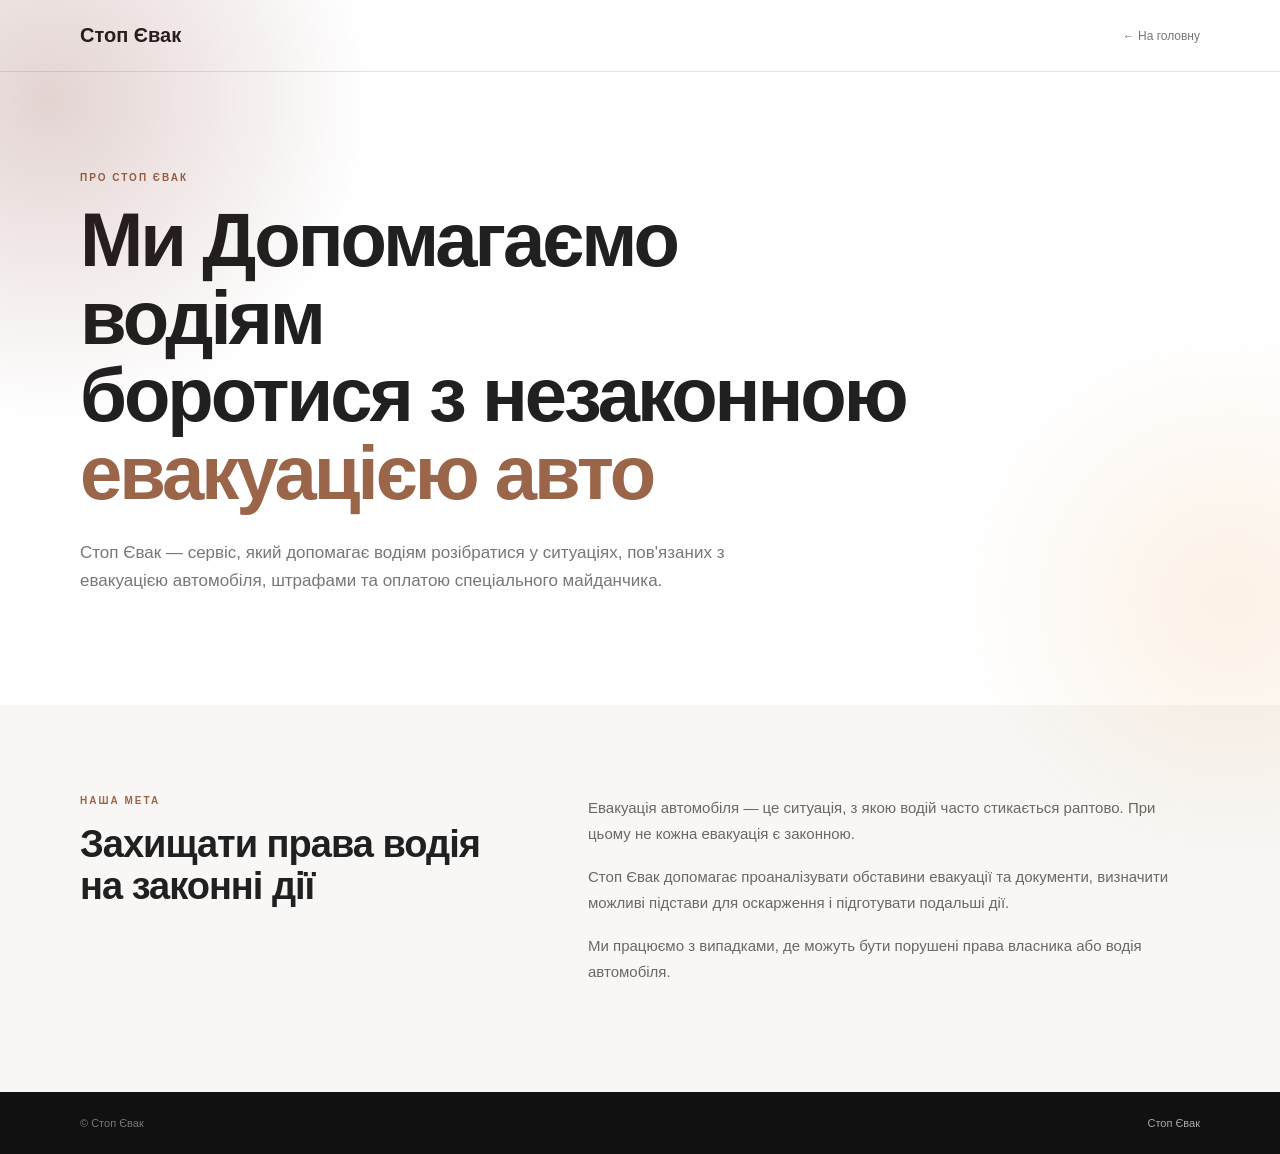
<file: index3.html>
<!DOCTYPE html>
<html lang="uk">

<head>

    <meta charset="UTF-8">

    <meta
        name="viewport"
        content="width=device-width, initial-scale=1.0"
    >

    <title>
        Про Стоп Євак — захист від незаконної евакуації авто
    </title>

    <meta
        name="description"
        content="Стоп Євак допомагає водіям оскаржувати незаконну евакуацію автомобілів, штрафи та витрати на евакуацію і зберігання."
    >

    <link
        rel="stylesheet"
        href="css/style.css"
    >

</head>


<body>


<!-- =========================
     HEADER
========================= -->

<header class="about-header">

    <div class="about-container">

        <a
            href="index.html"
            class="about-logo"
        >
            Стоп Євак
        </a>


        <a
            href="index.html"
            class="about-back"
        >
            ← На головну
        </a>

    </div>

</header>



<!-- =========================
     HERO
========================= -->

<section class="about-hero">

    <div class="about-container">

        <span class="about-label">
            ПРО СТОП ЄВАК
        </span>


        <h1>
            Ми Допомагаємо водіям
            <br>
            боротися з незаконною
            <span>евакуацією авто</span>
        </h1>


        <p class="about-lead">

            Стоп Євак — сервіс, який допомагає водіям
            розібратися у ситуаціях, пов'язаних
            з евакуацією автомобіля, штрафами
            та оплатою спеціального майданчика.

        </p>

    </div>

</section>



<!-- =========================
     ABOUT
========================= -->

<section class="about-section">

    <div class="about-container">

        <div class="about-grid">


            <div>

                <span class="about-label">
                    НАША МЕТА
                </span>

                <h2>
                    Захищати права водія
                    на законні дії
                </h2>

            </div>


            <div class="about-text">

                <p>
                    Евакуація автомобіля — це ситуація,
                    з якою водій часто стикається раптово.
                    При цьому не кожна евакуація є законною.
                </p>


                <p>
                    Стоп Євак допомагає проаналізувати
                    обставини евакуації та документи,
                    визначити можливі підстави для оскарження
                    і підготувати подальші дії.
                </p>


                <p>
                    Ми працюємо з випадками, де можуть бути
                    порушені права власника або водія
                    автомобіля.
                </p>

            </div>

        </div>

    </div>

</section>





<!-- =========================
     FOOTER
========================= -->

<footer class="about-footer">

    <div class="about-container">

        <span>
            © Стоп Євак
        </span>

        <a href="index.html">
            Стоп Євак
        </a>

    </div>

</footer>



<style>

* {
    box-sizing: border-box;
}

body {
    margin: 0;
    font-family: Arial, sans-serif;
    color: #202020;
    background: #f8f7f5;
}

.about-container {
    width: min(1120px, calc(100% - 40px));
    margin: 0 auto;
}


/* HEADER */

.about-header {
    padding: 24px 0;
    border-bottom: 1px solid #e7e3de;
    background: #fff;
}

.about-header .about-container {
    display: flex;
    align-items: center;
    justify-content: space-between;
}

.about-logo {
    color: #202020;
    text-decoration: none;
    font-size: 20px;
    font-weight: 800;
}

.about-back {
    color: #777;
    text-decoration: none;
    font-size: 12px;
}


/* HERO */

.about-hero {
    padding: 100px 0 110px;
    background: #fff;
}

.about-label {
    display: block;
    margin-bottom: 18px;
    color: #9a6548;
    font-size: 10px;
    font-weight: 800;
    letter-spacing: 2px;
}

.about-hero h1 {
    max-width: 850px;
    margin: 0;
    font-size: clamp(42px, 6vw, 76px);
    line-height: 1.02;
    letter-spacing: -3px;
}

.about-hero h1 span {
    color: #9a6548;
}

.about-lead {
    max-width: 650px;
    margin: 28px 0 0;
    color: #777;
    font-size: 17px;
    line-height: 1.65;
}


/* ABOUT */

.about-section {
    padding: 90px 0;
}

.about-grid {
    display: grid;
    grid-template-columns: 0.8fr 1.2fr;
    gap: 100px;
}

.about-grid h2,
.about-services h2 {
    margin: 0;
    font-size: 38px;
    line-height: 1.1;
    letter-spacing: -1px;
}

.about-text {
    color: #686868;
    font-size: 15px;
    line-height: 1.7;
}

.about-text p {
    margin: 0 0 18px;
}


/* SERVICES */

.about-services {
    padding: 90px 0;
    background: #eeece8;
}

.about-services-header {
    max-width: 600px;
    margin-bottom: 45px;
}

.about-cards {
    display: grid;
    grid-template-columns: repeat(4, 1fr);
    gap: 14px;
}

.about-card {
    min-height: 250px;
    padding: 25px;
    border: 1px solid #dedbd5;
    border-radius: 16px;
    background: #fff;
}

.about-card-number {
    display: block;
    margin-bottom: 55px;
    color: #9a6548;
    font-size: 11px;
    font-weight: 800;
}

.about-card h3 {
    margin: 0 0 10px;
    font-size: 18px;
}

.about-card p {
    margin: 0;
    color: #777;
    font-size: 12px;
    line-height: 1.55;
}


/* DARK */

.about-dark {
    padding: 100px 0;
    background: #171614;
    color: #fff;
}

.about-dark-content {
    max-width: 700px;
}

.about-dark h2 {
    margin: 0;
    font-size: clamp(38px, 5vw, 62px);
    line-height: 1.05;
    letter-spacing: -2px;
}

.about-dark p {
    max-width: 560px;
    margin: 25px 0 30px;
    color: #aaa;
    font-size: 15px;
    line-height: 1.6;
}

.about-button {
    display: inline-flex;
    align-items: center;
    gap: 20px;
    padding: 15px 20px;
    border-radius: 9px;
    background: #9a6548;
    color: #fff;
    text-decoration: none;
    font-size: 12px;
    font-weight: 700;
}

.about-button span {
    font-size: 18px;
}


/* FOOTER */

.about-footer {
    padding: 25px 0;
    background: #111;
    color: #777;
    font-size: 11px;
}

.about-footer .about-container {
    display: flex;
    justify-content: space-between;
}

.about-footer a {
    color: #aaa;
    text-decoration: none;
}


/* MOBILE */

@media (max-width: 800px) {

    .about-hero {
        padding: 70px 0 80px;
    }

    .about-hero h1 {
        font-size: 43px;
        letter-spacing: -2px;
    }

    .about-lead {
        font-size: 15px;
    }

    .about-grid {
        grid-template-columns: 1fr;
        gap: 35px;
    }

    .about-grid h2,
    .about-services h2 {
        font-size: 32px;
    }

    .about-cards {
        grid-template-columns: 1fr 1fr;
    }

}

@media (max-width: 520px) {

    .about-container {
        width: min(100% - 30px, 1120px);
    }

    .about-cards {
        grid-template-columns: 1fr;
    }

    .about-card {
        min-height: auto;
    }

    .about-card-number {
        margin-bottom: 35px;
    }

    .about-dark {
        padding: 70px 0;
    }

}

</style>


</body>
</html>
</file>
<file: css/style.css>
* {
  margin: 0;
  padding: 0;
  box-sizing: border-box;
}

html {
  scroll-behavior: smooth;
}

body {
  font-family: Inter, Arial, sans-serif;
  background: #08090c;
  color: #fff;
  overflow-x: hidden;
}

a {
  color: inherit;
  text-decoration: none;
}

button,
input,
textarea {
  font-family: inherit;
}

body::before {
  content: "";
  position: fixed;
  width: 700px;
  height: 700px;
  left: -300px;
  top: -250px;
  background: radial-gradient(circle, rgba(100, 15, 5, 0.18), transparent 65%);
  pointer-events: none;
  z-index: 0;
}

body::after {
  content: "";
  position: fixed;
  width: 600px;
  height: 600px;
  right: -250px;
  top: 300px;
  background: radial-gradient(circle, rgba(223, 119, 8, 0.1), transparent 65%);
  pointer-events: none;
  z-index: 0;
}

/* =========================================================
   GLOBAL
========================================================= */

.container {
  width: min(1180px, calc(100% - 40px));
  margin: 0 auto;
}

.section {
  padding: 120px 0;
}

.section-label {
  margin-bottom: 16px;

  color: #ff5a3d;

  font-size: 12px;
  font-weight: 800;

  letter-spacing: 2px;
  text-transform: uppercase;
}

.section-heading {
  max-width: 760px;
  margin-bottom: 55px;
}

.section-heading h2 {
  margin-bottom: 20px;

  font-size: clamp(38px, 5vw, 62px);
  line-height: 0.98;

  letter-spacing: -3px;
}

.section-heading h2 span {
  color: #ff5b40;
}

.section-heading p {
  max-width: 600px;

  color: #888d96;

  font-size: 17px;
  line-height: 1.7;
}

/* =========================================================
   HEADER
========================================================= */

.header {
  position: relative;
  z-index: 1;

  top: 0;
  left: 0;

  width: 100%;

  border-bottom: 1px solid rgba(255, 255, 255, 0.07);

  background: rgba(7, 8, 10, 0.72);

  backdrop-filter: blur(22px);
  -webkit-backdrop-filter: blur(22px);
}

.header-inner {
  height: 76px;

  display: flex;
  align-items: center;
  justify-content: space-between;
}

.logo {
  font-size: 22px;
  font-weight: 950;

  letter-spacing: -1px;
}

.logo span {
  color: #ff5b40;
}

.navigation {
  display: flex;
  align-items: center;
  gap: 34px;
}

.navigation a {
  color: #9da1a9;

  font-size: 14px;
  font-weight: 600;

  transition: color 0.2s ease;
}

.navigation a:hover {
  color: #ffffff;
}

.header-button {
  padding: 11px 18px;

  border: 1px solid rgba(255, 255, 255, 0.12);
  border-radius: 30px;

  background: rgba(255, 255, 255, 0.06);

  font-size: 13px;
  font-weight: 800;

  transition:
    background 0.2s ease,
    transform 0.2s ease;
}

.header-button:hover {
  background: #ffffff;
  color: #08090b;

  transform: translateY(-2px);
}

/* =========================================================
   HERO
========================================================= */

.hero {
  position: relative;

  min-height: 850px;

  display: flex;
  align-items: center;

  overflow: hidden;
}

/* Background photo */

.hero-image {
  position: absolute;

  inset: 0;

  z-index: -3;

  background-image: url("../Images/evacuation.jpg");

  background-size: cover;
  background-position: center;
}

/* Dark overlays */

.hero-overlay {
  position: absolute;

  inset: 0;

  z-index: -2;

  background: linear-gradient(
    90deg,
    rgba(5, 6, 8, 0.98) 0%,
    rgba(5, 6, 8, 0.91) 35%,
    rgba(5, 6, 8, 0.62) 68%,
    rgba(5, 6, 8, 0.45) 100%
  );
}

/* Bottom fade */

.hero::after {
  content: "";

  position: absolute;

  left: 0;
  right: 0;
  bottom: 0;

  height: 180px;

  z-index: -1;

  background: linear-gradient(transparent, #08090b);
}

/* Hero content */

.hero-container {
  position: relative;

  min-height: 850px;

  display: flex;
  align-items: center;
  transform: translateY(-20px);
  
}

.hero-content {
  max-width: 720px;

  padding-top: 20px;
}

/* Label */

.hero-label {
  width: fit-content;

  display: flex;
  align-items: center;
  gap: 9px;

  margin-bottom: 25px;
  padding: 8px 13px;

  border: 1px solid rgba(255, 255, 255, 0.12);
  border-radius: 30px;

  background: rgba(0, 0, 0, 0.28);

  color: #c3c6cc;

  font-size: 12px;
  font-weight: 700;

  backdrop-filter: blur(10px);
}

.status-dot {
  width: 7px;
  height: 7px;

  border-radius: 50%;

  background: #ff5b40;

  box-shadow:
    0 0 0 4px rgba(255, 91, 64, 0.12),
    0 0 18px rgba(255, 91, 64, 0.8);
}

/* H1 */

.hero h1 {
  margin-bottom: 27px;

  font-size: clamp(54px, 7vw, 88px);

  line-height: 0.91;

  letter-spacing: -5px;

  font-weight: 850;
}

.hero h1 strong {
  color: #ff5b40;
  font-weight: 850;
}

/* Description */

.hero-description {
  max-width: 650px;

  margin-bottom: 34px;

  color: #b1b4ba;

  font-size: 18px;
  line-height: 1.65;
}

/* Buttons */

.hero-buttons {
  display: flex;
  align-items: center;
  flex-wrap: wrap;

  gap: 12px;

  margin-bottom: 22px;
}

.button {
  min-height: 52px;

  display: inline-flex;
  align-items: center;
  justify-content: center;
  gap: 13px;

  padding: 0 22px;

  border-radius: 11px;

  font-size: 14px;
  font-weight: 800;

  cursor: pointer;

  transition:
    transform 0.2s ease,
    box-shadow 0.2s ease,
    background 0.2s ease;
}

.button-primary {
  border: 1px solid #ff5b40;

  background: #ff5b40;
  color: #ffffff;

  box-shadow: 0 15px 45px rgba(255, 91, 64, 0.22);
}

.button-primary:hover {
  transform: translateY(-3px);

  box-shadow: 0 20px 55px rgba(255, 91, 64, 0.32);
}

.button-outline {
  border: 1px solid rgba(255, 255, 255, 0.17);

  background: rgba(255, 255, 255, 0.05);

  color: #ffffff;

  backdrop-filter: blur(10px);
}

.button-outline:hover {
  background: rgba(255, 255, 255, 0.1);

  transform: translateY(-3px);
}

/* Hero note */

.hero-note {
  display: flex;
  align-items: center;
  gap: 8px;

  color: #7f848d;

  font-size: 12px;
}

.hero-note span {
  color: #ff5b40;

  font-size: 14px;
}

/* Floating card */

.hero-card {
  position: absolute;

  right: 0;
  bottom: 125px;

  width: 330px;

  display: flex;
  align-items: center;
  gap: 14px;

  padding: 17px;

  border: 1px solid rgba(255, 255, 255, 0.13);
  border-radius: 16px;

  background: rgba(12, 13, 16, 0.72);

  box-shadow: 0 25px 70px rgba(0, 0, 0, 0.4);

  backdrop-filter: blur(20px);

  animation: heroCardFloat 5s ease-in-out infinite;
}

.hero-card-icon {
  width: 45px;
  height: 45px;

  flex: 0 0 45px;

  display: flex;
  align-items: center;
  justify-content: center;

  border-radius: 12px;

  background: rgba(255, 91, 64, 0.12);

  color: #ff674e;

  font-size: 22px;
}

.hero-card strong {
  display: block;

  margin-bottom: 4px;

  font-size: 13px;
}

.hero-card span {
  color: #7f848d;

  font-size: 11px;
}

/* =========================================================
   QUICK INFO
========================================================= */

.quick-info {
  position: relative;

  border-top: 1px solid rgba(255, 255, 255, 0.07);
  border-bottom: 1px solid rgba(255, 255, 255, 0.07);

  background: #0c0e11;
}

.quick-grid {
  display: grid;

  grid-template-columns: repeat(4, 1fr);
}

.quick-item {
  min-height: 100px;

  display: flex;
  align-items: center;
  gap: 15px;

  padding: 20px;

  border-right: 1px solid rgba(255, 255, 255, 0.07);
}

.quick-item:last-child {
  border-right: 0;
}

.quick-icon {
  width: 39px;
  height: 39px;

  flex: 0 0 39px;

  display: flex;
  align-items: center;
  justify-content: center;

  border: 1px solid rgba(255, 91, 64, 0.25);
  border-radius: 10px;

  color: #ff6248;

  font-size: 10px;
  font-weight: 900;
}

.quick-item strong {
  display: block;

  margin-bottom: 4px;

  font-size: 13px;
}

.quick-item small {
  color: #6e737c;

  font-size: 11px;
}

/* =========================================================
   INTRO
========================================================= */

.intro {
  background: #08090b;
}

.intro-grid {
  display: grid;

  grid-template-columns: 1fr 0.85fr;

  gap: 90px;

  align-items: center;
}

.intro h2 {
  max-width: 650px;

  font-size: clamp(38px, 5vw, 61px);

  line-height: 0.98;

  letter-spacing: -3px;
}

.intro h2 span {
  color: #777c84;
}

.intro-text {
  color: #92969e;

  font-size: 16px;
  line-height: 1.75;
}

.intro-text p + p {
  margin-top: 20px;
}

/* =========================================================
   GROUNDS
========================================================= */

.grounds {
  background: #0c0e11;
}

.grounds-grid {
  display: grid;

  grid-template-columns: repeat(2, 1fr);

  gap: 16px;
}

.ground-card {
  position: relative;

  min-height: 330px;

  padding: 31px;

  overflow: hidden;

  border: 1px solid rgba(255, 255, 255, 0.07);
  border-radius: 20px;

  background: linear-gradient(
    145deg,
    rgba(255, 255, 255, 0.055),
    rgba(255, 255, 255, 0.015)
  );

  transition:
    transform 0.3s ease,
    border-color 0.3s ease;
}

.ground-card:hover {
  transform: translateY(-5px);

  border-color: rgba(255, 91, 64, 0.3);
}

/* Decorative glow */

.ground-card::after {
  content: "";

  position: absolute;

  width: 160px;
  height: 160px;

  right: -80px;
  top: -80px;

  border-radius: 50%;

  background: rgba(255, 91, 64, 0.08);

  filter: blur(25px);

  pointer-events: none;
}

.ground-number {
  position: absolute;

  right: 28px;
  top: 27px;

  color: rgba(255, 255, 255, 0.13);

  font-size: 12px;
  font-weight: 900;
}

.ground-icon {
  width: 50px;
  height: 50px;

  display: flex;
  align-items: center;
  justify-content: center;

  margin-bottom: 23px;

  border-radius: 13px;

  background: rgba(255, 91, 64, 0.1);

  font-size: 21px;
}

.ground-card h3 {
  max-width: 430px;

  margin-bottom: 13px;

  font-size: 20px;
  line-height: 1.25;
}

.ground-card p {
  color: #8d929b;

  font-size: 14px;
  line-height: 1.65;
}

.ground-law {
  margin-top: 22px;
  padding-top: 14px;

  border-top: 1px solid rgba(255, 255, 255, 0.06);

  color: #60656e;

  font-size: 10px;
  font-weight: 700;

  text-transform: uppercase;

  letter-spacing: 0.5px;
}

/* =========================================================
   DARK CTA
========================================================= */

.dark-cta {
  padding: 80px 0;

  background: #08090b;
}

.dark-cta-inner {
  min-height: 240px;

  display: flex;
  align-items: center;
  justify-content: space-between;

  gap: 40px;

  padding: 50px 55px;

  border: 1px solid rgba(255, 255, 255, 0.08);
  border-radius: 24px;

  background:
    radial-gradient(
      circle at 90% 50%,
      rgba(255, 91, 64, 0.14),
      transparent 35%
    ),
    #111317;
}

.dark-cta h2 {
  max-width: 700px;

  font-size: clamp(32px, 4vw, 52px);

  line-height: 1;

  letter-spacing: -2.5px;
}

.dark-cta h2 span {
  color: #ff5b40;
}

/* =========================================================
   PROCESS
========================================================= */

.process-section {
  background: #08090b;
}

.process-grid {
  display: grid;

  grid-template-columns: repeat(4, 1fr);

  gap: 14px;
}

.process-card {
  min-height: 250px;

  padding: 27px;

  border: 1px solid rgba(255, 255, 255, 0.07);
  border-radius: 17px;

  background: rgba(255, 255, 255, 0.025);
}

.process-card > span {
  display: block;

  margin-bottom: 50px;

  color: #ff5b40;

  font-size: 12px;
  font-weight: 900;
}

.process-card h3 {
  margin-bottom: 11px;

  font-size: 18px;
}

.process-card p {
  color: #777c85;

  font-size: 13px;
  line-height: 1.6;
}

/* =========================================================
   DOCUMENTS
========================================================= */

.documents {
  padding: 110px 0;

  background: #0c0e11;

  border-top: 1px solid rgba(255, 255, 255, 0.05);
  border-bottom: 1px solid rgba(255, 255, 255, 0.05);
}

.documents-grid {
  display: grid;

  grid-template-columns: 1fr 0.8fr;

  gap: 100px;

  align-items: center;
}

.documents-content h2 {
  max-width: 650px;

  margin-bottom: 20px;

  font-size: clamp(37px, 4vw, 55px);

  line-height: 1;

  letter-spacing: -2.5px;
}

.documents-content p {
  max-width: 580px;

  color: #858a93;

  font-size: 15px;
  line-height: 1.7;
}

.documents-list {
  border-top: 1px solid rgba(255, 255, 255, 0.08);
}

.documents-list div {
  min-height: 58px;

  display: flex;
  align-items: center;
  gap: 14px;

  border-bottom: 1px solid rgba(255, 255, 255, 0.08);

  color: #b5b8bf;

  font-size: 14px;
}

.documents-list span {
  color: #ff5b40;

  font-weight: 900;
}

/* =========================================================
   FAQ
========================================================= */

.faq {
  background: #08090b;
}

.faq-list {
  max-width: 850px;
}

.faq details {
  border-top: 1px solid rgba(255, 255, 255, 0.09);
}

.faq details:last-child {
  border-bottom: 1px solid rgba(255, 255, 255, 0.09);
}

.faq summary {
  position: relative;

  padding: 25px 50px 25px 0;

  cursor: pointer;

  list-style: none;

  font-size: 16px;
  font-weight: 700;
}

.faq summary::-webkit-details-marker {
  display: none;
}

.faq summary::after {
  content: "+";

  position: absolute;

  right: 0;
  top: 21px;

  color: #ff5b40;

  font-size: 24px;
  font-weight: 400;

  transition: transform 0.2s ease;
}

.faq details[open] summary::after {
  transform: rotate(45deg);
}

.faq details p {
  max-width: 750px;

  padding: 0 0 25px;

  color: #858a93;

  font-size: 14px;
  line-height: 1.7;
}

/* =========================================================
   CONSULTATION
========================================================= */

.consultation {
  padding: 110px 0;

  background: #0c0e11;
}

.consultation-box {
  display: grid;

  grid-template-columns: 1fr 0.85fr;

  gap: 90px;

  align-items: center;

  padding: 65px;

  border: 1px solid rgba(255, 255, 255, 0.08);
  border-radius: 27px;

  background:
    radial-gradient(
      circle at 90% 10%,
      rgba(255, 91, 64, 0.13),
      transparent 30%
    ),
    #111317;
}

.consultation-content h2 {
  margin-bottom: 22px;

  font-size: clamp(42px, 5vw, 65px);

  line-height: 0.95;

  letter-spacing: -3px;
}

.consultation-content h2 span {
  color: #ff5b40;
}

.consultation-content p {
  max-width: 500px;

  color: #858a93;

  font-size: 15px;
  line-height: 1.7;
}

/* Form */

.consultation-form {
  display: flex;
  flex-direction: column;

  gap: 15px;
}

.consultation-form label {
  display: flex;
  flex-direction: column;
  gap: 8px;

  color: #999da5;

  font-size: 11px;
  font-weight: 700;
}

.consultation-form input,
.consultation-form textarea {
  width: 100%;

  border: 1px solid rgba(255, 255, 255, 0.09);
  border-radius: 10px;

  outline: none;

  background: #090a0d;

  color: #ffffff;

  padding: 14px 15px;

  font-size: 14px;

  transition:
    border-color 0.2s ease,
    background 0.2s ease;
}

.consultation-form input {
  height: 50px;
}

.consultation-form textarea {
  min-height: 105px;

  resize: vertical;
}

.consultation-form input::placeholder,
.consultation-form textarea::placeholder {
  color: #555a63;
}

.consultation-form input:focus,
.consultation-form textarea:focus {
  border-color: rgba(255, 91, 64, 0.65);

  background: #0b0d10;
}

.consultation-form button {
  width: 100%;

  border: 0;
}

.consultation-form small {
  color: #555a63;

  font-size: 10px;
  line-height: 1.5;

  text-align: center;
}

/* =========================================================
   FOOTER
========================================================= */

.footer {
  padding: 40px 0;

  background: #08090b;

  border-top: 1px solid rgba(255, 255, 255, 0.07);
}

.footer-inner {
  display: flex;
  align-items: center;
  justify-content: space-between;

  gap: 25px;
}

.footer p {
  color: #555a63;

  font-size: 11px;
}

.footer-inner > span {
  color: #555a63;

  font-size: 10px;
}

/* =========================================================
   ANIMATIONS
========================================================= */

@keyframes heroCardFloat {
  0%,
  100% {
    transform: translateY(0);
  }

  50% {
    transform: translateY(-9px);
  }
}

/* =========================================================
   TABLET
========================================================= */

@media (max-width: 900px) {
  .container {
    width: min(100% - 30px, 700px);
  }

  .navigation {
    display: none;
  }

  .hero {
    min-height: 800px;
  }

  .hero-container {
    min-height: 800px;
  }

  .hero-card {
    right: 20px;
    bottom: 80px;
  }

  .quick-grid {
    grid-template-columns: 1fr 1fr;
  }

  .quick-item:nth-child(2) {
    border-right: 0;
  }

  .quick-item:nth-child(3),
  .quick-item:nth-child(4) {
    border-top: 1px solid rgba(255, 255, 255, 0.07);
  }

  .intro-grid,
  .documents-grid {
    grid-template-columns: 1fr;

    gap: 45px;
  }

  .grounds-grid {
    grid-template-columns: 1fr;
  }

  .process-grid {
    grid-template-columns: 1fr 1fr;
  }

  .consultation-box {
    grid-template-columns: 1fr;

    gap: 45px;

    padding: 45px 35px;
  }
}

/* =========================================================
   MOBILE
========================================================= */

@media (max-width: 600px) {
  .container {
    width: calc(100% - 30px);
  }

  .section {
    padding: 80px 0;
  }

  /* Header */

  .header-inner {
    height: 66px;
  }

  .logo {
    font-size: 19px;
  }

  .header-button {
    padding: 9px 13px;

    font-size: 11px;
  }

  /* Hero */

  .hero {
    min-height: 760px;
  }

  .hero-container {
    min-height: 760px;

    align-items: flex-start;
  }

  .hero-content {
    padding-top: 145px;
  }

  .hero-image {
    background-position: 65% center;
  }

  .hero-overlay {
    background: linear-gradient(
      180deg,
      rgba(5, 6, 8, 0.86) 0%,
      rgba(5, 6, 8, 0.9) 55%,
      rgba(5, 6, 8, 0.97) 100%
    );
  }

  .hero h1 {
    font-size: 52px;

    letter-spacing: -3px;
  }

  .hero-description {
    font-size: 15px;
  }

  .hero-buttons {
    flex-direction: column;

    align-items: stretch;
  }

  .button {
    width: 100%;
  }

  .hero-card {
    right: auto;
    left: 0;
    bottom: 35px;

    width: 100%;
  }

  /* Quick */

  .quick-grid {
    grid-template-columns: 1fr;
  }

  .quick-item {
    border-right: 0;

    border-bottom: 1px solid rgba(255, 255, 255, 0.07);
  }

  .quick-item:last-child {
    border-bottom: 0;
  }

  .quick-item:nth-child(3),
  .quick-item:nth-child(4) {
    border-top: 0;
  }

  /* Intro */

  .intro h2 {
    font-size: 39px;

    letter-spacing: -2px;
  }

  /* Grounds */

  .section-heading {
    margin-bottom: 35px;
  }

  .section-heading h2 {
    font-size: 40px;

    letter-spacing: -2px;
  }

  .ground-card {
    min-height: auto;

    padding: 25px;
  }

  /* CTA */

  .dark-cta {
    padding: 55px 0;
  }

  .dark-cta-inner {
    flex-direction: column;
    align-items: flex-start;

    padding: 35px 25px;
  }

  .dark-cta .button {
    width: 100%;
  }

  /* Process */

  .process-grid {
    grid-template-columns: 1fr;
  }

  .process-card {
    min-height: auto;
  }

  .process-card > span {
    margin-bottom: 30px;
  }

  /* Documents */

  .documents {
    padding: 80px 0;
  }

  .documents-content h2 {
    font-size: 40px;

    letter-spacing: -2px;
  }

  /* Consultation */

  .consultation {
    padding: 70px 0;
  }

  .consultation-box {
    padding: 35px 22px;

    border-radius: 20px;
  }

  .consultation-content h2 {
    font-size: 45px;

    letter-spacing: -2.5px;
  }

  /* Footer */

  .footer-inner {
    flex-direction: column;

    text-align: center;
  }
}

/* =========================================
   CASE CHECK FORM
========================================= */

.case-form {
  position: absolute;
  right: 0;
  top: 50%;
  width: 420px;

  padding: 28px;

  border: 1px solid rgba(255, 255, 255, 0.12);
  border-radius: 22px;

  background: linear-gradient(
    145deg,
    rgba(16, 19, 24, 0.96),
    rgba(8, 10, 14, 0.94)
  );

  box-shadow: 0 30px 80px rgba(0, 0, 0, 0.55);

  backdrop-filter: blur(25px);
  -webkit-backdrop-filter: blur(25px);

  opacity: 0;
  visibility: hidden;
  transform: translateY(-45%) translateX(25px) scale(0.96);

  transition:
    opacity 0.35s ease,
    visibility 0.35s ease,
    transform 0.35s ease;

  z-index: 10;
}

/* OPEN */

.case-form.active {
  opacity: 1;
  visibility: visible;

  transform: translateY(-45%) translateX(0) scale(1);
}

/* HEADER */

.case-form-header {
  display: flex;
  justify-content: space-between;
  gap: 20px;

  margin-bottom: 24px;
}

.case-form-label {
  display: block;

  margin-bottom: 8px;

  color: #ff5b40;

  font-size: 10px;
  font-weight: 900;

  letter-spacing: 1.8px;
}

.case-form-header h3 {
  margin-bottom: 9px;

  font-size: 23px;
  line-height: 1.1;
}

.case-form-header p {
  max-width: 340px;

  color: #858b95;

  font-size: 12px;
  line-height: 1.55;
}

/* CLOSE */

.case-form-close {
  width: 32px;
  height: 32px;

  flex: 0 0 32px;

  border: 1px solid rgba(255, 255, 255, 0.1);
  border-radius: 50%;

  background: rgba(255, 255, 255, 0.04);

  color: #8d929b;

  font-size: 22px;
  line-height: 1;

  cursor: pointer;

  transition:
    background 0.2s ease,
    color 0.2s ease;
}

.case-form-close:hover {
  background: rgba(255, 91, 64, 0.12);
  color: #ff5b40;
}

/* FORM */

.case-check-form {
  display: flex;
  flex-direction: column;
  gap: 14px;
}

.case-form-row {
  display: grid;
  grid-template-columns: 1fr 1fr;
  gap: 12px;
}

.case-check-form label {
  display: flex;
  flex-direction: column;
  gap: 7px;

  color: #a3a8b1;

  font-size: 11px;
  font-weight: 700;
}

.case-check-form label > span {
  display: flex;
  align-items: center;
  gap: 5px;
}

.case-check-form label small {
  color: #555b65;
  font-size: 9px;
  font-weight: 500;
}

.case-check-form input[type="text"],
.case-check-form input[type="tel"] {
  width: 100%;
  height: 48px;

  padding: 0 14px;

  border: 1px solid rgba(255, 255, 255, 0.09);
  border-radius: 10px;

  outline: none;

  background: rgba(4, 6, 9, 0.7);

  color: #fff;

  font-size: 12px;

  transition:
    border-color 0.2s ease,
    background 0.2s ease;
}

.case-check-form input::placeholder {
  color: #4f555f;
}

.case-check-form input:focus {
  border-color: rgba(255, 91, 64, 0.55);

  background: rgba(7, 9, 13, 0.9);
}

/* FILE UPLOAD */

.file-upload {
  position: relative;

  min-height: 105px;

  border: 1px dashed rgba(255, 255, 255, 0.14);
  border-radius: 12px;

  background: rgba(255, 255, 255, 0.025);

  cursor: pointer;

  transition:
    border-color 0.2s ease,
    background 0.2s ease;
}

.file-upload:hover {
  border-color: rgba(255, 91, 64, 0.55);

  background: rgba(255, 91, 64, 0.035);
}

.file-upload input {
  position: absolute;

  inset: 0;

  width: 100%;
  height: 100%;

  opacity: 0;

  cursor: pointer;
}

.file-upload-content {
  min-height: 105px;

  display: flex;
  flex-direction: column;

  align-items: center;
  justify-content: center;

  text-align: center;

  pointer-events: none;
}

.file-icon {
  margin-bottom: 7px;

  color: #ff5b40;

  font-size: 19px;
}

.file-upload-content strong {
  margin-bottom: 3px;

  color: #d9dce1;

  font-size: 11px;
}

.file-upload-content span {
  color: #5f6570;

  font-size: 9px;
}

/* SELECTED FILES */

.selected-files {
  display: flex;
  flex-direction: column;
  gap: 5px;

  margin-top: 7px;
}

.selected-file {
  display: flex;
  align-items: center;
  gap: 7px;

  padding: 6px 8px;

  border-radius: 7px;

  background: rgba(255, 255, 255, 0.04);

  color: #858b94;

  font-size: 9px;
}

/* SUBMIT */

.case-submit {
  width: 100%;
  min-height: 50px;

  display: flex;
  align-items: center;
  justify-content: center;

  gap: 10px;

  margin-top: 3px;

  border: 1px solid #ff5b40;
  border-radius: 10px;

  background: #ff5b40;

  color: #fff;

  font-size: 12px;
  font-weight: 800;

  cursor: pointer;

  box-shadow: 0 12px 35px rgba(255, 91, 64, 0.18);

  transition:
    transform 0.2s ease,
    box-shadow 0.2s ease;
}

.case-submit:hover {
  transform: translateY(-2px);

  box-shadow: 0 18px 45px rgba(255, 91, 64, 0.3);
}

/* NOTE */

.case-form-note {
  display: flex;
  align-items: center;
  justify-content: center;

  gap: 6px;

  margin-top: 2px;

  color: #505661;

  font-size: 9px;
  line-height: 1.4;

  text-align: center;
}

/* =========================================
   MOBILE
========================================= */

@media (max-width: 900px) {
  .case-form {
    position: fixed;

    top: 50%;
    left: 50%;
    right: auto;

    width: min(calc(100% - 30px), 520px);

    max-height: calc(100vh - 30px);

    overflow-y: auto;

    transform: translate(-50%, -45%) scale(0.96);
  }

  .case-form.active {
    transform: translate(-50%, -50%) scale(1);
  }
}

@media (max-width: 600px) {
  .case-form {
    padding: 22px;

    border-radius: 18px;
  }

  .case-form-row {
    grid-template-columns: 1fr;
  }

  .case-form-header h3 {
    font-size: 20px;
  }
}

/* =========================================
   GROUNDS
========================================= */

.grounds {
  position: relative;
  padding: 120px 0;
  background: #0c0e11;
  overflow: hidden;
}

/* subtle background glow */

.grounds::before {
  content: "";
  position: absolute;

  width: 650px;
  height: 650px;

  left: -350px;
  top: 250px;

  background: radial-gradient(circle, rgba(255, 72, 40, 0.08), transparent 70%);

  pointer-events: none;
}

.grounds .container {
  position: relative;
  z-index: 1;
}

/* =========================================
   HEADING
========================================= */

.grounds .section-heading {
  max-width: 780px;
  margin-bottom: 55px;
}

.grounds .section-heading h2 span {
  display: block;
}

/* =========================================
   CARDS
========================================= */

.grounds-grid {
  display: grid;
  grid-template-columns: repeat(3, 1fr);
  gap: 16px;
}

.ground-card {
  position: relative;

  overflow: hidden;

  border: 1px solid rgba(255, 255, 255, 0.08);
  border-radius: 20px;

  background: #101318;

  transition:
    transform 0.3s ease,
    border-color 0.3s ease,
    box-shadow 0.3s ease;
}

.ground-card:hover {
  transform: translateY(-7px);

  border-color: rgba(255, 91, 64, 0.3);

  box-shadow: 0 25px 70px rgba(0, 0, 0, 0.35);
}

/* =========================================
   CARD IMAGE
========================================= */

.ground-image {
  position: relative;

  height: 190px;

  overflow: hidden;

  background: #08090c;
}

.ground-image img {
  width: 100%;
  height: 100%;

  display: block;

  object-fit: cover;

  filter: brightness(0.72) saturate(0.8);

  transition:
    transform 0.5s ease,
    filter 0.5s ease;
}

.ground-card:hover .ground-image img {
  transform: scale(1.05);

  filter: brightness(0.85) saturate(0.95);
}

.ground-image::after {
  content: "";

  position: absolute;

  inset: 0;

  background: linear-gradient(180deg, transparent 30%, rgba(5, 6, 8, 0.9) 100%);
}

/* number */

.ground-number {
  position: absolute;

  top: 17px;
  right: 17px;

  width: 42px;
  height: 42px;

  display: flex;
  align-items: center;
  justify-content: center;

  border: 1px solid rgba(255, 91, 64, 0.5);
  border-radius: 50%;

  background: rgba(8, 9, 12, 0.65);

  color: #ff6248;

  font-size: 11px;
  font-weight: 900;

  backdrop-filter: blur(10px);

  z-index: 2;
}

/* =========================================
   CARD CONTENT
========================================= */

.ground-content {
  padding: 27px;
}

.ground-icon {
  width: 44px;
  height: 44px;

  display: flex;
  align-items: center;
  justify-content: center;

  margin-bottom: 19px;

  border: 1px solid rgba(255, 91, 64, 0.2);
  border-radius: 12px;

  background: rgba(255, 91, 64, 0.08);

  color: #ff6248;

  font-size: 19px;
  font-weight: 800;
}

.ground-card h3 {
  margin-bottom: 13px;

  font-size: 20px;
  line-height: 1.25;
  letter-spacing: -0.5px;
}

.ground-card > .ground-content > p {
  min-height: 105px;

  color: #858a93;

  font-size: 13px;
  line-height: 1.7;
}

/* =========================================
   HIGHLIGHT
========================================= */

.ground-highlight {
  display: flex;
  gap: 9px;

  margin-top: 20px;
  padding-top: 17px;

  border-top: 1px solid rgba(255, 255, 255, 0.07);

  color: #777d86;

  font-size: 11px;
  line-height: 1.55;
}

.ground-highlight span {
  flex: 0 0 auto;

  color: #ff5b40;

  font-weight: 900;
}

/* =========================================
   BIG EVACUATION PHOTO
========================================= */

.evacuation-example {
  display: grid;

  grid-template-columns: 1.4fr 0.8fr;

  gap: 16px;

  margin-top: 16px;
}

/* photo */

.evacuation-photo {
  position: relative;

  min-height: 430px;

  overflow: hidden;

  border: 1px solid rgba(255, 255, 255, 0.08);
  border-radius: 22px;

  background: #08090c;
}

.evacuation-photo img {
  position: absolute;

  inset: 0;

  width: 100%;
  height: 100%;

  object-fit: cover;

  filter: brightness(0.65) saturate(0.8);

  transition: transform 0.5s ease;
}

.evacuation-photo:hover img {
  transform: scale(1.03);
}

.evacuation-photo-overlay {
  position: absolute;
  inset: 0;

  background: linear-gradient(
    to top,
    rgba(5, 6, 8, 0.92) 30%,
    rgba(1, 6, 16, 0.65) 80%,
    rgba(0, 4, 10, 0.15) 100%,
    rgba(0, 0, 0, 0) 100%
  );
}



.evacuation-photo-content {
  position: absolute;

  left: 35px;
  bottom: 35px;

  max-width: 520px;
}

.photo-label {
  display: inline-block;

  margin-bottom: 13px;
  padding: 7px 11px;

  border: 1px solid rgba(255, 91, 64, 0.25);
  border-radius: 20px;

  background: rgba(255, 91, 64, 0.1);

  color: #ff6248;

  font-size: 9px;
  font-weight: 900;

  letter-spacing: 1.5px;
}

.evacuation-photo-content h3 {
  margin-bottom: 12px;

  font-size: clamp(27px, 3vw, 42px);

  line-height: 1.03;

  letter-spacing: -1.5px;
}

.evacuation-photo-content p {
  max-width: 470px;

  color: #a1a6ae;

  font-size: 13px;
  line-height: 1.65;
}

/* =========================================
   SIDE INFO
========================================= */

.evacuation-side {
  padding: 34px;

  border: 1px solid rgba(255, 255, 255, 0.08);
  border-radius: 22px;

  background: linear-gradient(
    145deg,
    rgba(255, 255, 255, 0.045),
    rgba(255, 255, 255, 0.015)
  );
}

.evacuation-side h3 {
  margin: 15px 0 30px;

  font-size: 28px;
  line-height: 1.08;
  letter-spacing: -1px;
}

.evacuation-list {
  border-top: 1px solid rgba(255, 255, 255, 0.07);
}

.evacuation-list div {
  display: flex;
  align-items: center;
  gap: 14px;

  min-height: 67px;

  border-bottom: 1px solid rgba(255, 255, 255, 0.07);
}

.evacuation-list span {
  width: 32px;
  height: 32px;

  flex: 0 0 32px;

  display: flex;
  align-items: center;
  justify-content: center;

  border-radius: 50%;

  background: rgba(255, 91, 64, 0.09);

  color: #ff6248;

  font-size: 9px;
  font-weight: 900;
}

.evacuation-list p {
  color: #a1a6ae;

  font-size: 12px;
  line-height: 1.4;
}

/* =========================================
   BOTTOM CTA
========================================= */

.grounds-action {
  display: flex;
  align-items: center;
  justify-content: space-between;

  gap: 30px;

  margin-top: 16px;
  padding: 30px 35px;

  border: 1px solid rgba(255, 91, 64, 0.15);
  border-radius: 18px;

  background:
    radial-gradient(circle at 90% 50%, rgba(255, 91, 64, 0.1), transparent 35%),
    #101318;
}

.grounds-action strong {
  display: block;

  margin-bottom: 6px;

  font-size: 16px;
}

.grounds-action span {
  color: #727882;

  font-size: 12px;
}

/* =========================================
   TABLET
========================================= */

@media (max-width: 900px) {
  .grounds-grid {
    grid-template-columns: 1fr 1fr;
  }

  .grounds-grid .ground-card:last-child {
    grid-column: 1 / -1;
  }

  .evacuation-example {
    grid-template-columns: 1fr;
  }

  .evacuation-photo {
    min-height: 400px;
  }
}

/* =========================================
   MOBILE
========================================= */

@media (max-width: 600px) {
  .grounds {
    padding: 80px 0;
  }

  .grounds-grid {
    grid-template-columns: 1fr;
  }

  .grounds-grid .ground-card:last-child {
    grid-column: auto;
  }

  .ground-card > .ground-content > p {
    min-height: auto;
  }

  .ground-image {
    height: 210px;
  }

  .evacuation-photo {
    min-height: 470px;
  }

  .evacuation-photo-content {
    left: 24px;
    right: 24px;
    bottom: 25px;
  }

  .evacuation-side {
    padding: 25px;
  }

  .grounds-action {
    flex-direction: column;
    align-items: flex-start;

    padding: 25px;
  }

  .grounds-action .button {
    width: 100%;
  }
}

.grounds-action {
  margin-top: 60px;
  padding: 42px;
  border: 1px solid rgba(255, 255, 255, 0.08);
  border-radius: 24px;
  background: linear-gradient(
    135deg,
    rgba(255, 255, 255, 0.055),
    rgba(255, 255, 255, 0.018)
  );
  backdrop-filter: blur(16px);
}

.grounds-action-header {
  margin-bottom: 32px;
}

.grounds-action-header .section-label {
  display: block;
  margin-bottom: 12px;
}

.grounds-action-header strong {
  display: block;
  font-size: 28px;
  line-height: 1.2;
  margin-bottom: 10px;
}

.grounds-action-header > div > span:last-child {
  display: block;
  color: rgba(255, 255, 255, 0.58);
  font-size: 15px;
}

.grounds-form-grid {
  display: grid;
  grid-template-columns: 1fr 1fr;
  gap: 18px;
}

.grounds-field {
  display: flex;
  flex-direction: column;
  gap: 8px;
}

.grounds-field-full {
  grid-column: 1 / -1;
}

.grounds-field label {
  font-size: 13px;
  color: rgba(255, 255, 255, 0.65);
}

.grounds-field input,
.grounds-field textarea {
  width: 100%;
  border: 1px solid rgba(255, 255, 255, 0.1);
  background: rgba(0, 0, 0, 0.28);
  color: #fff;
  border-radius: 12px;
  padding: 14px 16px;
  outline: none;
  transition: 0.2s;
}

.grounds-field textarea {
  resize: vertical;
  min-height: 110px;
}

.grounds-field input:focus,
.grounds-field textarea:focus {
  border-color: rgba(230, 103, 20, 0.7);
  box-shadow: 0 0 0 3px rgba(230, 103, 20, 0.08);
}

.grounds-field input::placeholder,
.grounds-field textarea::placeholder {
  color: rgba(255, 255, 255, 0.28);
}

/* UPLOAD */

.grounds-upload {
  grid-column: 1 / -1;
}

.grounds-upload > label {
  min-height: 110px;
  display: flex;
  align-items: center;
  gap: 18px;
  padding: 22px;
  border: 1px dashed rgba(230, 103, 20, 0.4);
  border-radius: 16px;
  background: rgba(230, 103, 20, 0.035);
  cursor: pointer;
  transition: 0.25s;
}

.grounds-upload > label:hover {
  border-color: rgba(230, 103, 20, 0.8);
  background: rgba(230, 103, 20, 0.07);
}

.upload-icon {
  width: 48px;
  height: 48px;
  flex-shrink: 0;
  display: flex;
  align-items: center;
  justify-content: center;
  border-radius: 12px;
  background: rgba(230, 103, 20, 0.12);
  font-size: 22px;
}

.grounds-upload label span:nth-child(2) {
  flex: 1;
}

.grounds-upload strong {
  display: block;
  margin-bottom: 5px;
}

.grounds-upload small {
  display: block;
  color: rgba(255, 255, 255, 0.45);
}

.upload-button {
  padding: 10px 16px;
  border-radius: 10px;
  background: rgba(255, 255, 255, 0.08);
  font-size: 13px;
}

.grounds-upload input[type="file"] {
  display: none;
}

/* SELECTED FILES */

.grounds-selected-files {
  display: flex;
  flex-wrap: wrap;
  gap: 8px;
  margin-top: 12px;
}

.grounds-selected-file {
  display: flex;
  align-items: center;
  gap: 8px;
  padding: 8px 12px;
  border-radius: 8px;
  background: rgba(255, 255, 255, 0.06);
  color: rgba(255, 255, 255, 0.75);
  font-size: 12px;
}

/* BOTTOM */

.grounds-form-bottom {
  display: flex;
  align-items: center;
  justify-content: space-between;
  gap: 30px;
  margin-top: 25px;
}

.grounds-form-note {
  display: flex;
  align-items: flex-start;
  gap: 10px;
  max-width: 420px;
}

.grounds-form-note span {
  color: #e67a18;
  font-size: 18px;
}

.grounds-form-note p {
  margin: 0;
  color: rgba(255, 255, 255, 0.42);
  font-size: 12px;
  line-height: 1.5;
}

/* MOBILE */

@media (max-width: 700px) {
  .grounds-action {
    padding: 25px 18px;
    border-radius: 18px;
  }

  .grounds-action-header strong {
    font-size: 23px;
  }

  .grounds-form-grid {
    grid-template-columns: 1fr;
  }

  .grounds-field-full,
  .grounds-upload {
    grid-column: auto;
  }

  .grounds-upload > label {
    align-items: flex-start;
    flex-wrap: wrap;
  }

  .upload-button {
    width: 100%;
    text-align: center;
  }

  .grounds-form-bottom {
    flex-direction: column;
    align-items: stretch;
  }

  .grounds-form-bottom .button {
    width: 100%;
    justify-content: center;
  }
}

.contact-section {
    padding: 25px 0;
    background: #08090c;
}

.contact-box {
    display: flex;
    align-items: center;
    justify-content: center;
    gap: 6px;

    padding: 10px;

    border-top: 1px solid rgba(255, 255, 255, 0.07);
    border-bottom: 1px solid rgba(255, 255, 255, 0.07);
}

.contact-link {
    display: flex;
    align-items: center;

    gap: 7px;

    padding: 7px 10px;

    color: rgba(255, 255, 255, 0.65);

    font-size: 12px;

    text-decoration: none;

    border-radius: 8px;

    transition: 0.2s ease;
}

.contact-link:hover {
    color: #fff;
    background: rgba(255, 255, 255, 0.05);
}


/* ICON */

.contact-icon {
    width: 18px;
    height: 18px;

    display: flex;
    align-items: center;
    justify-content: center;

    flex-shrink: 0;
}

.contact-icon img {
    width: 16px;
    height: 16px;

    object-fit: contain;

    display: block;
}


/* TEXT */

.contact-link strong {
    display: block;

    font-size: 12px;
    font-weight: 500;

    line-height: 1.2;
}

.contact-link small {
    display: block;

    margin-top: 2px;

    color: #8f949c;

    font-size: 9px;

    line-height: 1.2;
}


/* MOBILE */

@media (max-width: 600px) {

    .contact-section {
        padding: 20px 0;
    }

    .contact-box {
        flex-direction: column;

        gap: 3px;

        padding: 12px 0;
    }

    .contact-link {
        width: 100%;

        justify-content: center;

        padding: 8px;
    }

}



.grounds-selected-files {
    display: flex;
    flex-direction: column;
    gap: 8px;
    margin-top: 12px;
}

.selected-file {
    display: flex;
    align-items: center;
    gap: 10px;

    padding: 10px 12px;

    background: #f5f4f2;
    border: 1px solid #e5e2de;
    border-radius: 10px;
}

.selected-file-icon {
    width: 28px;
    height: 28px;

    display: flex;
    align-items: center;
    justify-content: center;

    flex-shrink: 0;

    border-radius: 50%;

    background: #9a6548;
    color: #fff;

    font-size: 13px;
}

.selected-file-info {
    min-width: 0;

    display: flex;
    flex-direction: column;
    gap: 2px;
}

.selected-file-info strong {
    overflow: hidden;
    text-overflow: ellipsis;
    white-space: nowrap;

    font-size: 13px;
    font-weight: 600;
}

.selected-file-info small {
    color: #888;
    font-size: 11px;
}


.success-section {
padding: 16px 0 0;
width: 100%;

}

.success-card {
    position: relative;
    display: block;

    width: 100%;
    max-width: none;
    margin: 0;

    box-sizing: border-box;

    padding: 70px;

    border: 1px solid rgba(255, 91, 64, 0.18);
    border-radius: 28px;

    background:
        radial-gradient(
            circle at 85% 15%,
            rgba(255, 91, 64, 0.10),
            transparent 35%
        ),
        #0d0f13;

    overflow: hidden;
}

.success-card::before {
content: "";
position: absolute;
top: 0;
left: 0;
width: 180px;
height: 2px;
background: #ff5b40;
}

.success-label {
margin-bottom: 20px;
color: #ff5b40;
font-size: 13px;
font-weight: 700;
letter-spacing: 0.16em;
}

.success-card h2 {
max-width: 750px;
margin: 0 0 25px;
color: #fff;
font-size: clamp(36px, 5vw, 62px);
line-height: 1.05;
letter-spacing: -0.04em;
}

.success-intro {
max-width: 720px;
margin: 0;
color: #b9bdc5;
font-size: 20px;
line-height: 1.6;
}

.success-divider {
width: 100%;
height: 1px;
margin: 45px 0;
background: rgba(255, 255, 255, 0.08);
}

.success-text {
max-width: 850px;
margin: 0;
color: #d7d9de;
font-size: 18px;
line-height: 1.7;
}

.success-text strong {
color: #fff;
font-weight: 600;
}

.success-items {
display: grid;
grid-template-columns: repeat(2, 1fr);
gap: 14px;
margin-top: 45px;
}

.success-item {
display: flex;
align-items: center;
gap: 18px;
min-height: 76px;
padding: 18px 22px;
border: 1px solid rgba(255, 255, 255, 0.07);
border-radius: 16px;
background: rgba(255, 255, 255, 0.025);
color: #fff;
font-size: 16px;
}

.success-icon {
display: flex;
align-items: center;
justify-content: center;
flex: 0 0 40px;
width: 40px;
height: 40px;
border-radius: 10px;
background: rgba(255, 91, 64, 0.10);
color: #ff5b40;
font-size: 12px;
font-weight: 700;
}

.success-note {
display: flex;
align-items: flex-start;
gap: 14px;
margin-top: 35px;
padding: 20px 22px;
border-radius: 14px;
background: rgba(255, 91, 64, 0.05);
color: #aeb2ba;
font-size: 14px;
line-height: 1.6;
}

.success-note-mark {
display: flex;
align-items: center;
justify-content: center;
flex: 0 0 24px;
width: 24px;
height: 24px;
border: 1px solid rgba(255, 91, 64, 0.5);
border-radius: 50%;
color: #ff5b40;
font-size: 12px;
font-weight: 700;
}

@media (max-width: 700px) {

.success-section {
    padding: 70px 0;
}

.success-card {
    padding: 40px 24px;
    border-radius: 22px;
}

.success-card h2 {
    font-size: 38px;
}

.success-intro {
    font-size: 17px;
}

.success-text {
    font-size: 16px;
}

.success-items {
    grid-template-columns: 1fr;
    gap: 10px;
}

.success-item {
    font-size: 15px;
}

}
</file>
